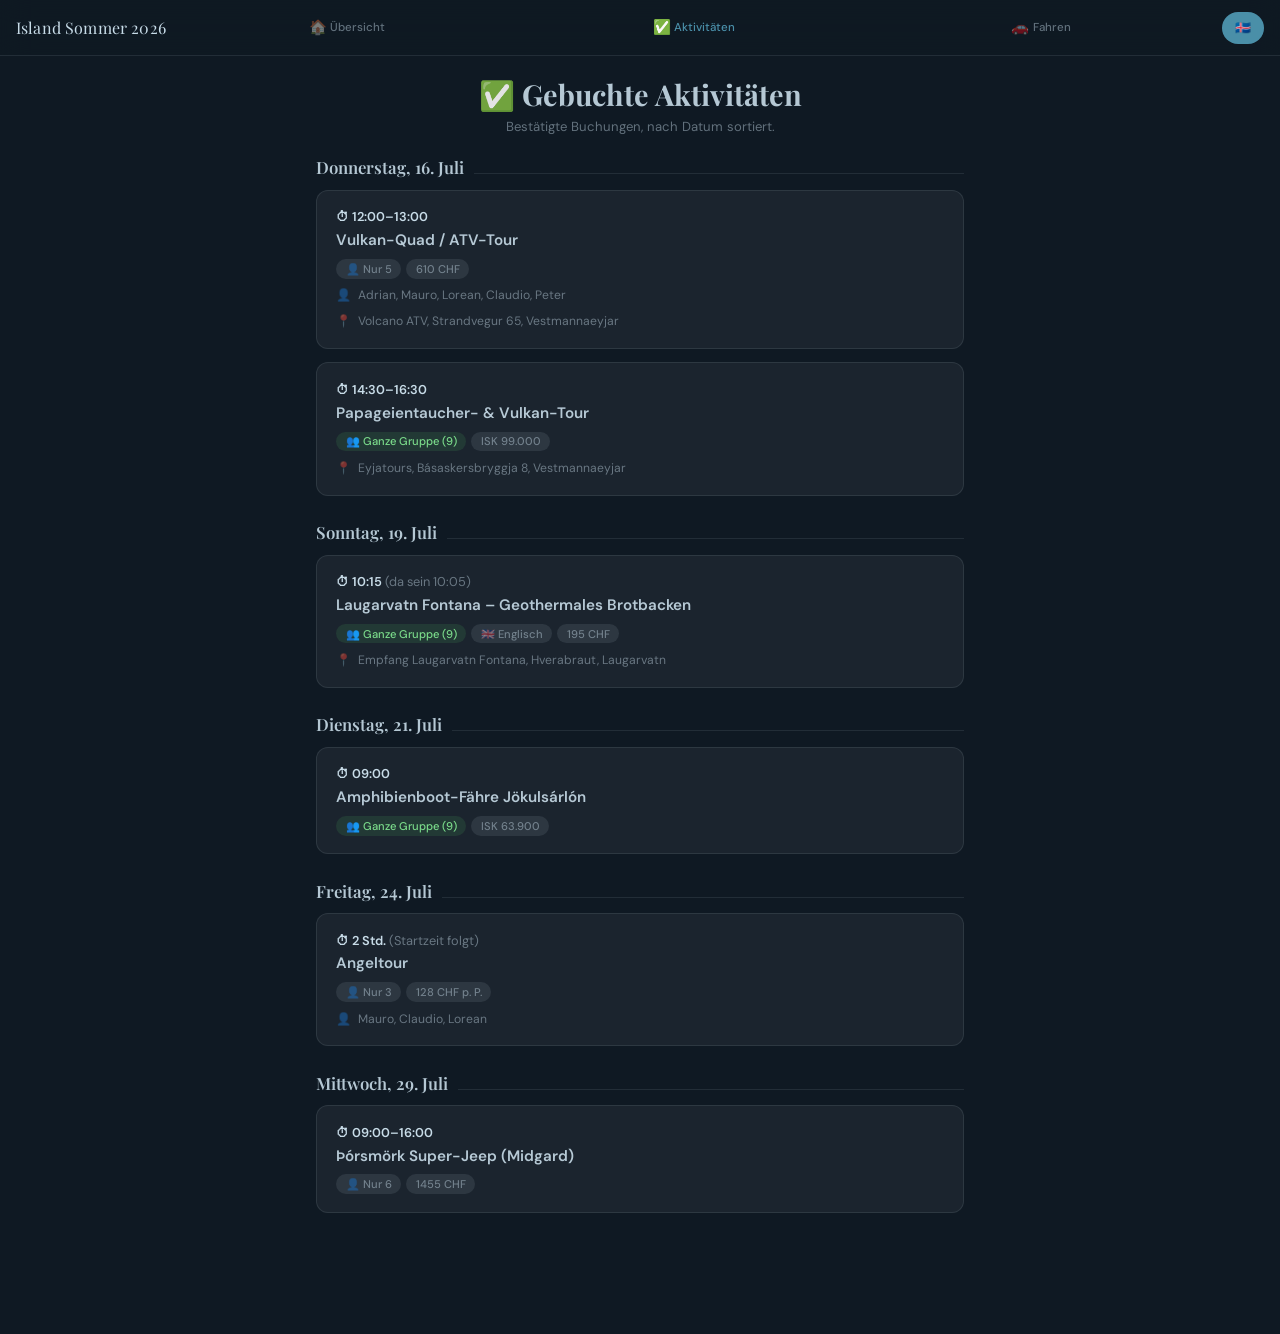
<file: aktivitaeten.html>
<!DOCTYPE html>
<html lang="de">
<head>
<meta charset="UTF-8">
<meta name="viewport" content="width=device-width, initial-scale=1.0">
<title>✅ Aktivitäten – Island 2026</title>
<link rel="stylesheet" href="style.css">
<style>
  /* Confirmed booking card */
  .activity-card {
    background: var(--card); border: 1px solid var(--border);
    border-radius: var(--radius); padding: 1.1rem 1.2rem;
    margin-bottom: .85rem;
  }
  .date-head {
    display:flex; align-items:baseline; gap:.6rem; margin:1.6rem 0 .7rem;
  }
  .date-head:first-of-type { margin-top:.4rem; }
  .date-head .day {
    font-family:'Playfair Display',serif; font-size:1.05rem; font-weight:600;
  }
  .date-head .line { flex:1; height:1px; background:var(--border); }
  .booking-time { font-size:.8rem; color:var(--ice); font-weight:600; margin-bottom:.3rem; }
  .booking-time .soft { color:var(--muted); font-weight:400; }
  .booking-name { font-weight:600; font-size:.95rem; margin-bottom:.55rem; }
  .booking-meet {
    display:flex; gap:.4rem; align-items:flex-start; margin-top:.55rem;
    font-size:.76rem; color:var(--muted); line-height:1.4;
  }
</style>
</head>
<body>

<header class="topbar">
  <a class="topbar-logo" href="index.html">Island Sommer 2026</a>
  <nav class="topbar-nav" id="nav-container"></nav>
  <span class="topbar-badge" id="user-badge">🇮🇸</span>
</header>

<main style="max-width:680px;margin:0 auto;padding:1rem 1rem 1rem;padding-bottom:calc(var(--nav-h) + 1.5rem + env(safe-area-inset-bottom))">

  <div style="text-align:center;margin:.4rem 0 1.2rem">
    <h2 style="font-family:'Playfair Display',serif">✅ Gebuchte Aktivitäten</h2>
    <p style="font-size:.82rem;color:var(--muted);margin-top:.3rem">Bestätigte Buchungen, nach Datum sortiert.</p>
  </div>

  <div id="bookings-container"></div>

</main>

<script src="config.js"></script>
<script src="db.js"></script>
<script>
document.getElementById('nav-container').innerHTML = navHTML('aktivitaeten');

// Confirmed bookings only, in strict date order.
const BOOKINGS = [
  { date:'Donnerstag, 16. Juli', name:'Vulkan-Quad / ATV-Tour', time:'12:00–13:00',
    group:false, who:'👤 Nur 5', people:'Adrian, Mauro, Lorean, Claudio, Peter', lang:false, price:'610 CHF',
    meet:'Volcano ATV, Strandvegur 65, Vestmannaeyjar' },

  { date:'Donnerstag, 16. Juli', name:'Papageientaucher- & Vulkan-Tour', time:'14:30–16:30',
    group:true, who:'👥 Ganze Gruppe (9)', lang:false, price:'ISK 99.000',
    meet:'Eyjatours, Básaskersbryggja 8, Vestmannaeyjar' },

  { date:'Sonntag, 19. Juli', name:'Laugarvatn Fontana – Geothermales Brotbacken', time:'10:15', note:'da sein 10:05',
    group:true, who:'👥 Ganze Gruppe (9)', lang:true, price:'195 CHF',
    meet:'Empfang Laugarvatn Fontana, Hverabraut, Laugarvatn' },

  { date:'Dienstag, 21. Juli', name:'Amphibienboot-Fähre Jökulsárlón', time:'09:00',
    group:true, who:'👥 Ganze Gruppe (9)', lang:false, price:'ISK 63.900',
    meet:null },

  { date:'Freitag, 24. Juli', name:'Angeltour', time:'2 Std.', note:'Startzeit folgt',
    group:false, who:'👤 Nur 3', people:'Mauro, Claudio, Lorean', lang:false, price:'128 CHF p. P.',
    meet:null },

  { date:'Mittwoch, 29. Juli', name:'Þórsmörk Super-Jeep (Midgard)', time:'09:00–16:00',
    group:false, who:'👤 Nur 6', lang:false, price:'1455 CHF',
    meet:null },
];

const container = document.getElementById('bookings-container');
let lastDate = null;
BOOKINGS.forEach(b => {
  if (b.date !== lastDate) {
    const head = document.createElement('div');
    head.className = 'date-head';
    head.innerHTML = `<span class="day">${b.date}</span><span class="line"></span>`;
    container.appendChild(head);
    lastDate = b.date;
  }
  const whoClass = b.group ? 'tag-green' : 'tag-gray';
  const card = document.createElement('div');
  card.className = 'activity-card';
  card.innerHTML = `
    <div class="booking-time">⏱ ${b.time}${b.note ? ` <span class="soft">(${b.note})</span>` : ''}</div>
    <div class="booking-name">${b.name}</div>
    <div style="display:flex;flex-wrap:wrap;gap:.3rem">
      <span class="tag ${whoClass}">${b.who}</span>
      ${b.lang ? '<span class="tag tag-gray">🇬🇧 Englisch</span>' : ''}
      ${b.price ? `<span class="tag tag-gray">${b.price}</span>` : ''}
    </div>
    ${b.people ? `<div class="booking-meet"><span>👤</span><span>${b.people}</span></div>` : ''}
    ${b.meet ? `<div class="booking-meet"><span>📍</span><span>${b.meet}</span></div>` : ''}`;
  container.appendChild(card);
});
</script>
</body>
</html>
</file>
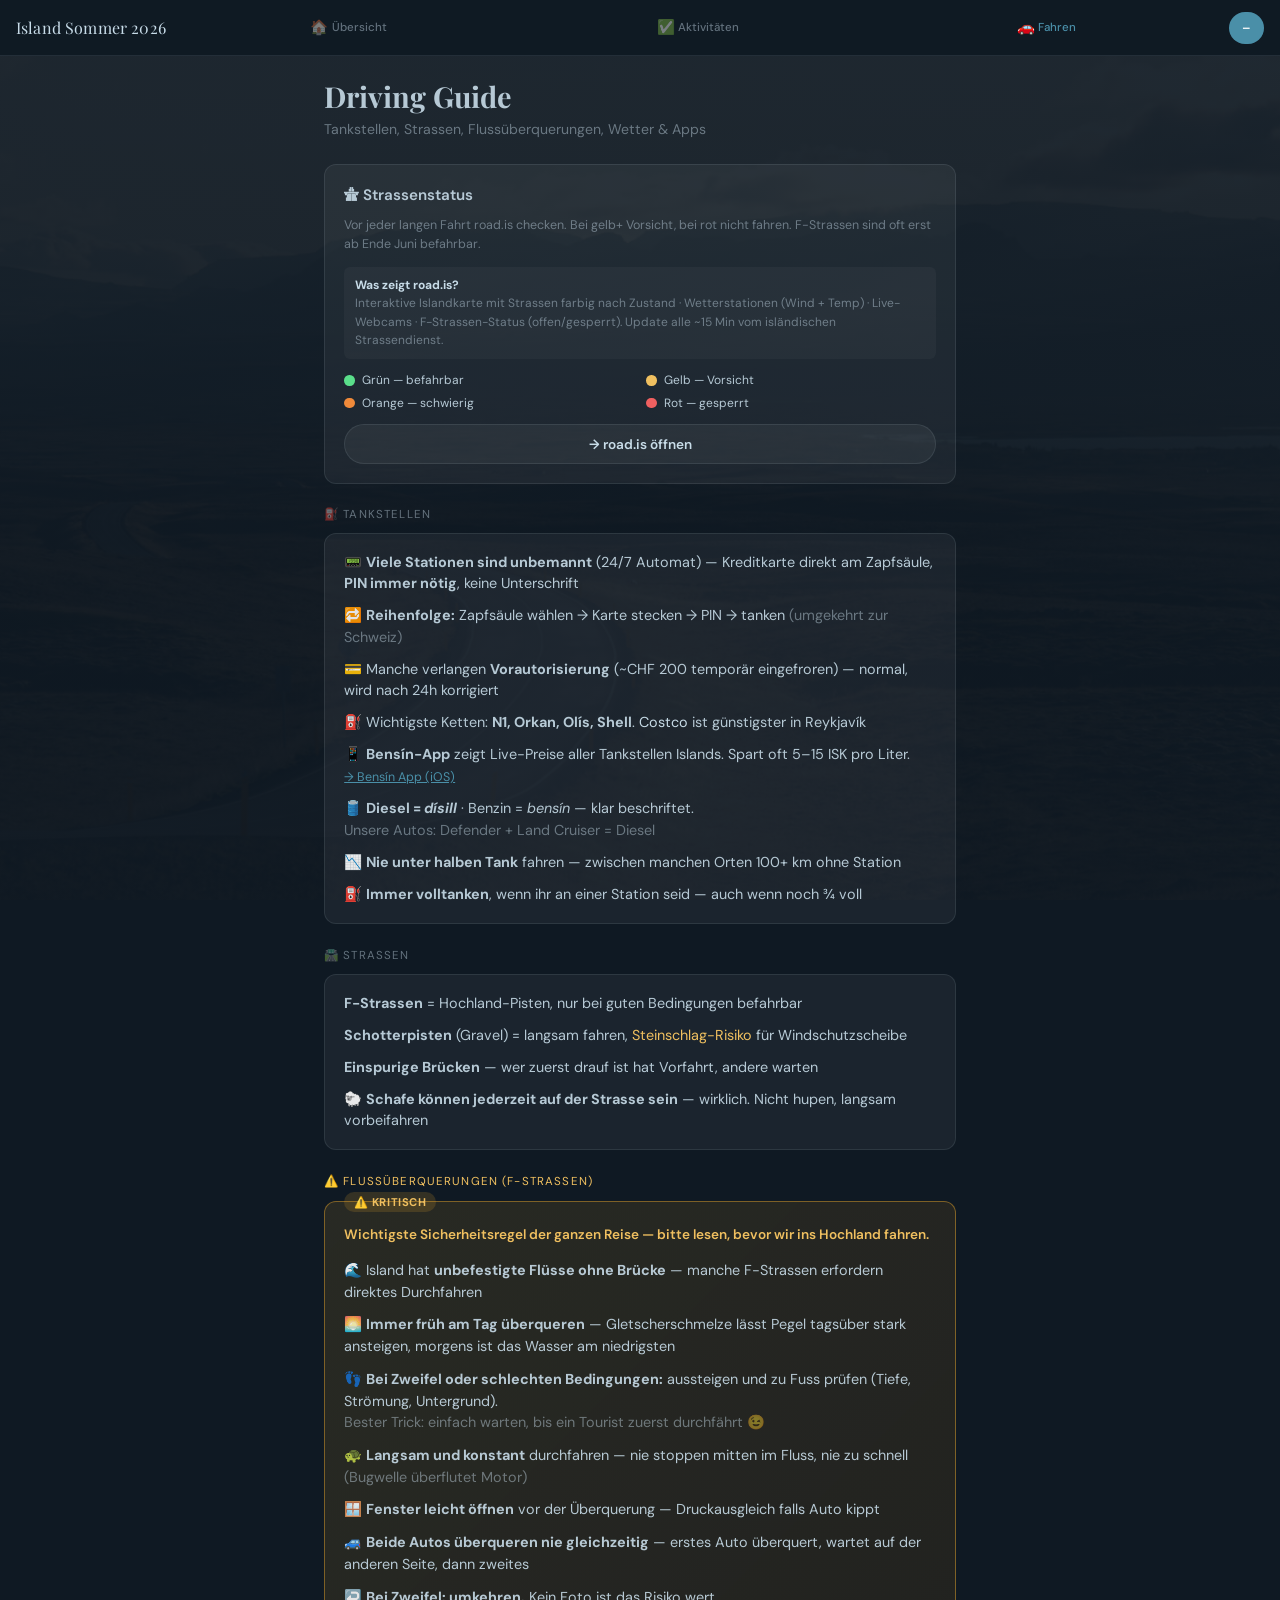
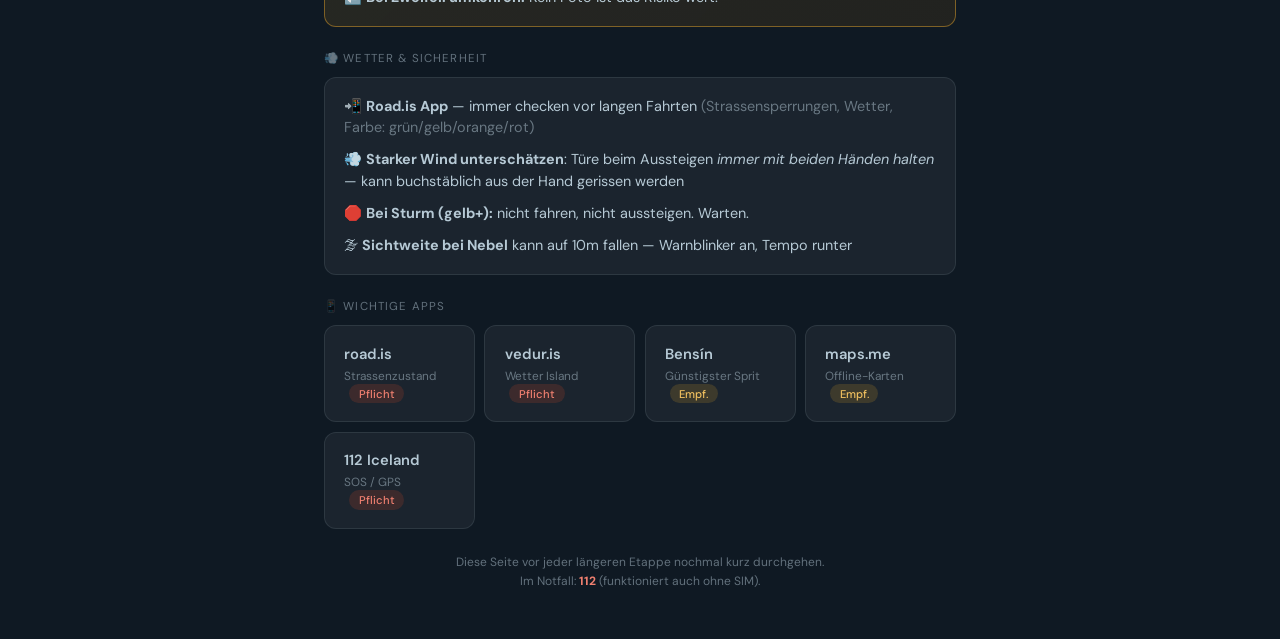
<file: fahren.html>
<!DOCTYPE html>
<html lang="de">
<head>
<meta charset="UTF-8">
<meta name="viewport" content="width=device-width, initial-scale=1.0">
<title>🚗 Fahren – Island 2026</title>
<link rel="stylesheet" href="style.css">
</head>
<body class="page-fahren">

<header class="topbar">
  <a class="topbar-logo" href="index.html">Island Sommer 2026</a>
  <nav class="topbar-nav" id="nav-container"></nav>
  <span class="topbar-badge" id="user-badge">–</span>
</header>

<main class="page fade-up">

  <div class="page-header">
    <h2>Driving Guide</h2>
    <p>Tankstellen, Strassen, Flussüberquerungen, Wetter & Apps</p>
  </div>

  <!-- Road status (live + legend) -->
  <div class="card" id="road-card" style="padding:1.2rem;margin-bottom:1.4rem"></div>

  <!-- ⛽ Tankstellen -->
  <div class="section-label">⛽ Tankstellen</div>
  <div class="card">
    <ul style="list-style:none;display:flex;flex-direction:column;gap:.65rem;font-size:.9rem;line-height:1.5">
      <li>📟 <strong>Viele Stationen sind unbemannt</strong> (24/7 Automat) — Kreditkarte direkt am Zapfsäule, <strong>PIN immer nötig</strong>, keine Unterschrift</li>
      <li>🔁 <strong>Reihenfolge:</strong> Zapfsäule wählen → Karte stecken → PIN → tanken <span style="color:var(--muted)">(umgekehrt zur Schweiz)</span></li>
      <li>💳 Manche verlangen <strong>Vorautorisierung</strong> (~CHF 200 temporär eingefroren) — normal, wird nach 24h korrigiert</li>
      <li>⛽ Wichtigste Ketten: <strong>N1, Orkan, Olís, Shell</strong>. <span style="color:var(--ice)">Costco</span> ist günstigster in Reykjavík</li>
      <li>📱 <strong>Bensín-App</strong> zeigt Live-Preise aller Tankstellen Islands. Spart oft 5–15 ISK pro Liter.<br><a href="https://apps.apple.com/ua/app/bensin/id1495596809" target="_blank" rel="noopener" style="color:var(--glacier);font-size:.78rem">→ Bensín App (iOS)</a></li>
      <li>🛢️ <strong>Diesel = <em>dísill</em></strong> · Benzin = <em>bensín</em> — klar beschriftet.<br><span style="color:var(--muted)">Unsere Autos: Defender + Land Cruiser = Diesel</span></li>
      <li>📉 <strong>Nie unter halben Tank</strong> fahren — zwischen manchen Orten 100+ km ohne Station</li>
      <li>⛽ <strong>Immer volltanken</strong>, wenn ihr an einer Station seid — auch wenn noch ¾ voll</li>
    </ul>
  </div>

  <!-- 🛣️ Strassen -->
  <div class="section-label" style="margin-top:1.5rem">🛣️ Strassen</div>
  <div class="card">
    <ul style="list-style:none;display:flex;flex-direction:column;gap:.65rem;font-size:.9rem;line-height:1.5">
      <li><strong>F-Strassen</strong> = Hochland-Pisten, nur bei guten Bedingungen befahrbar</li>
      <li><strong>Schotterpisten</strong> (Gravel) = langsam fahren, <span style="color:#f0c060">Steinschlag-Risiko</span> für Windschutzscheibe</li>
      <li><strong>Einspurige Brücken</strong> — wer zuerst drauf ist hat Vorfahrt, andere warten</li>
      <li>🐑 <strong>Schafe können jederzeit auf der Strasse sein</strong> — wirklich. Nicht hupen, langsam vorbeifahren</li>
    </ul>
  </div>

  <!-- 🌊 Flussüberquerungen — WARNING CARD -->
  <div class="section-label" style="margin-top:1.5rem;color:#f0c060">⚠️ Flussüberquerungen (F-Strassen)</div>
  <div class="card" style="background:linear-gradient(135deg,rgba(200,146,42,.14),rgba(120,80,20,.18));border:1.5px solid rgba(200,146,42,.55);position:relative;padding-top:1.4rem">
    <span class="tag tag-orange" style="position:absolute;top:-.6rem;left:1.2rem;font-weight:700;letter-spacing:.05em">⚠️ KRITISCH</span>
    <p style="font-size:.85rem;color:#f0c060;margin-bottom:.9rem;font-weight:600">Wichtigste Sicherheitsregel der ganzen Reise — bitte lesen, bevor wir ins Hochland fahren.</p>
    <ul style="list-style:none;display:flex;flex-direction:column;gap:.7rem;font-size:.9rem;line-height:1.5">
      <li>🌊 Island hat <strong>unbefestigte Flüsse ohne Brücke</strong> — manche F-Strassen erfordern direktes Durchfahren</li>
      <li>🌅 <strong>Immer früh am Tag überqueren</strong> — Gletscherschmelze lässt Pegel tagsüber stark ansteigen, morgens ist das Wasser am niedrigsten</li>
      <li>👣 <strong>Bei Zweifel oder schlechten Bedingungen:</strong> aussteigen und zu Fuss prüfen (Tiefe, Strömung, Untergrund).<br><span style="color:var(--muted)">Bester Trick: einfach warten, bis ein Tourist zuerst durchfährt 😉</span></li>
      <li>🐢 <strong>Langsam und konstant</strong> durchfahren — nie stoppen mitten im Fluss, nie zu schnell <span style="color:var(--muted)">(Bugwelle überflutet Motor)</span></li>
      <li>🪟 <strong>Fenster leicht öffnen</strong> vor der Überquerung — Druckausgleich falls Auto kippt</li>
      <li>🚙 <strong>Beide Autos überqueren nie gleichzeitig</strong> — erstes Auto überquert, wartet auf der anderen Seite, dann zweites</li>
      <li>↩️ <strong>Bei Zweifel: umkehren.</strong> Kein Foto ist das Risiko wert.</li>
    </ul>
  </div>

  <!-- 💨 Wetter & Sicherheit -->
  <div class="section-label" style="margin-top:1.5rem">💨 Wetter & Sicherheit</div>
  <div class="card">
    <ul style="list-style:none;display:flex;flex-direction:column;gap:.65rem;font-size:.9rem;line-height:1.5">
      <li>📲 <strong>Road.is App</strong> — immer checken vor langen Fahrten <span style="color:var(--muted)">(Strassensperrungen, Wetter, Farbe: grün/gelb/orange/rot)</span></li>
      <li>💨 <strong>Starker Wind unterschätzen</strong>: Türe beim Aussteigen <em>immer mit beiden Händen halten</em> — kann buchstäblich aus der Hand gerissen werden</li>
      <li>🛑 <strong>Bei Sturm (gelb+):</strong> nicht fahren, nicht aussteigen. Warten.</li>
      <li>🌫 <strong>Sichtweite bei Nebel</strong> kann auf 10m fallen — Warnblinker an, Tempo runter</li>
    </ul>
  </div>

  <!-- 📱 Apps -->
  <div class="section-label" style="margin-top:1.5rem">📱 Wichtige Apps</div>
  <div style="display:grid;grid-template-columns:repeat(auto-fit,minmax(140px,1fr));gap:.6rem">
    <a href="https://road.is/" target="_blank" rel="noopener" class="card" style="display:block;text-decoration:none;color:inherit;margin-bottom:0">
      <div style="font-weight:600;font-size:.92rem">road.is</div>
      <div style="font-size:.74rem;color:var(--muted);margin-top:.25rem">Strassenzustand <span class="tag tag-red" style="margin-left:.3rem">Pflicht</span></div>
    </a>
    <a href="https://en.vedur.is/" target="_blank" rel="noopener" class="card" style="display:block;text-decoration:none;color:inherit;margin-bottom:0">
      <div style="font-weight:600;font-size:.92rem">vedur.is</div>
      <div style="font-size:.74rem;color:var(--muted);margin-top:.25rem">Wetter Island <span class="tag tag-red" style="margin-left:.3rem">Pflicht</span></div>
    </a>
    <a href="https://apps.apple.com/ua/app/bensin/id1495596809" target="_blank" rel="noopener" class="card" style="display:block;text-decoration:none;color:inherit;margin-bottom:0">
      <div style="font-weight:600;font-size:.92rem">Bensín</div>
      <div style="font-size:.74rem;color:var(--muted);margin-top:.25rem">Günstigster Sprit <span class="tag tag-orange" style="margin-left:.3rem">Empf.</span></div>
    </a>
    <a href="https://maps.me/" target="_blank" rel="noopener" class="card" style="display:block;text-decoration:none;color:inherit;margin-bottom:0">
      <div style="font-weight:600;font-size:.92rem">maps.me</div>
      <div style="font-size:.74rem;color:var(--muted);margin-top:.25rem">Offline-Karten <span class="tag tag-orange" style="margin-left:.3rem">Empf.</span></div>
    </a>
    <a href="https://www.safetravel.is/112-iceland-app" target="_blank" rel="noopener" class="card" style="display:block;text-decoration:none;color:inherit;margin-bottom:0">
      <div style="font-weight:600;font-size:.92rem">112 Iceland</div>
      <div style="font-size:.74rem;color:var(--muted);margin-top:.25rem">SOS / GPS <span class="tag tag-red" style="margin-left:.3rem">Pflicht</span></div>
    </a>
  </div>

  <div style="text-align:center;font-size:.75rem;color:var(--muted);margin-top:1.5rem;padding:0 .5rem;line-height:1.6">
    Diese Seite vor jeder längeren Etappe nochmal kurz durchgehen.<br>
    Im Notfall: <strong style="color:#f08070">112</strong> (funktioniert auch ohne SIM).
  </div>

</main>

<div class="toast" id="toast"></div>

<script src="config.js"></script>
<script src="db.js"></script>
<script>
document.getElementById('nav-container').innerHTML = navHTML('fahren');
document.getElementById('road-card').innerHTML = roadCardHTML('full');
tryLiveRoadStatus();
</script>
</body>
</html>
</file>
<file: style.css>
@import url('https://fonts.googleapis.com/css2?family=Playfair+Display:ital,wght@0,400;0,700;1,400&family=DM+Sans:opsz,wght@9..40,300;9..40,400;9..40,500;9..40,600&display=swap');

:root {
  --ink:      #0f1923;
  --deep:     #1a3a4a;
  --surface:  #162535;
  --card:     rgba(255,255,255,.05);
  --border:   rgba(200,220,232,.1);
  --ice:      #c8dce8;
  --glacier:  #4a8fa8;
  --glacier2: #3a7a94;
  --gold:     #c8922a;
  --moss:     #3a7a4a;
  --lava:     #c0442a;
  --sand:     #f4f0e8;
  --white:    #ffffff;
  --text:     rgba(200,220,232,.9);
  --muted:    rgba(200,220,232,.45);
  --radius:   12px;
  --radius-lg:18px;
  --nav-h:    60px;
  --shadow:   0 4px 24px rgba(15,25,35,.25);
}

*, *::before, *::after { box-sizing: border-box; margin: 0; padding: 0; }

html {
  font-size: 16px;
  -webkit-text-size-adjust: 100%;
  scroll-behavior: smooth;
}

body {
  font-family: 'DM Sans', sans-serif;
  background: var(--ink);
  color: var(--text);
  min-height: 100vh;
  padding-bottom: calc(env(safe-area-inset-bottom) + 1.5rem);
  overflow-x: hidden;
  -webkit-tap-highlight-color: rgba(74,143,168,.25);
}

/* Map must not capture vertical page scroll on mobile */
#trip-map { touch-action: pan-y; }

/* Minimum touch target for interactive elements */
.topbar-nav .nav-item { min-height: 34px; }
.topbar-badge { min-height: 32px; padding: .35rem .85rem; display: inline-flex; align-items: center; }

/* ── TYPOGRAPHY ── */
h1,h2,h3 { font-family: 'Playfair Display', serif; line-height: 1.15; }
h1 { font-size: clamp(1.8rem,5vw,2.6rem); }
h2 { font-size: clamp(1.3rem,4vw,1.8rem); }
h3 { font-size: 1.1rem; }
p  { line-height: 1.6; }

/* ── TOP BAR ── */
.topbar {
  position: sticky; top: 0; z-index: 100;
  background: rgba(15,25,35,.92);
  backdrop-filter: blur(16px);
  border-bottom: 1px solid var(--border);
  display: flex; align-items: center;
  padding: .75rem 1.25rem;
  gap: .75rem;
  height: 56px;
}
.topbar-title { font-family:'Playfair Display',serif; font-size:1.05rem; flex:1; }
.topbar-badge {
  background: var(--glacier); color: #fff;
  border-radius: 99px; padding: .25rem .8rem;
  font-size: .78rem; font-weight: 600;
  white-space: nowrap;
}

/* ── NAV INSIDE TOPBAR ── */
.topbar { gap: .5rem; padding: .5rem 1rem; }
.topbar-logo {
  font-family: 'Playfair Display', serif;
  font-size: 1rem;
  color: var(--ice);
  text-decoration: none;
  white-space: nowrap;
  flex-shrink: 0;
  letter-spacing: .01em;
}
.topbar-nav {
  flex: 1;
  display: flex;
  justify-content: center;
  gap: 0;
  min-width: 0;
  overflow: hidden;
}
.topbar-nav .nav-item {
  display: flex; flex-direction: row;
  align-items: center; gap: .2rem;
  padding: .1rem .55rem;
  font-size: .72rem; font-weight: 500;
  color: var(--muted); text-decoration: none;
  border-radius: 4px;
  transition: color .15s;
  white-space: nowrap;
}
.topbar-nav .nav-item:hover { color: var(--ice); }
.topbar-nav .nav-item.active { color: var(--glacier); }
.topbar-nav .nav-icon { font-size: .9rem; line-height: 1; }

@media (max-width: 600px) {
  .topbar { padding: .35rem .65rem; gap: .25rem; height: auto; min-height: 62px; align-items: center; }
  .topbar-logo { display: none; }
  .topbar-nav { gap: .05rem; }
  .topbar-nav .nav-item {
    flex-direction: column;
    align-items: center;
    gap: .1rem;
    padding: .2rem .3rem;
    font-size: .58rem;
    line-height: 1.1;
    min-height: 40px;
  }
  .topbar-nav .nav-label { display: inline; }
  .topbar-nav .nav-icon { font-size: 1.05rem; }
}

/* legacy classes — kept hidden in case anything still references them */
.top-nav-wrap, .bottom-nav { display: none; }
.nav-item {
  flex: 1; display: flex; flex-direction: column;
  align-items: center; justify-content: center;
  gap: .18rem; cursor: pointer;
  text-decoration: none; color: var(--muted);
  font-size: .65rem; font-weight: 500;
  transition: color .18s;
  padding: .2rem;
}
.nav-item.active { color: var(--glacier); }
.nav-icon { font-size: 1.25rem; line-height: 1; }
.nav-badge {
  position: absolute; top: 4px; right: calc(50% - 14px);
  background: var(--lava); color: #fff;
  border-radius: 99px; font-size: .6rem; font-weight: 700;
  padding: .1rem .38rem; min-width: 16px; text-align: center;
}

/* ── PAGE WRAPPER ── */
.page { max-width: 680px; margin: 0 auto; padding: 1.25rem 1rem; }
.page-header { margin-bottom: 1.5rem; }
.page-header p { color: var(--muted); font-size: .88rem; margin-top: .3rem; }

/* ── HERO (full-bleed background) ── */
.hero {
  background-image: linear-gradient(rgba(15,25,35,.78), rgba(15,25,35,.88)), url('images/hero-ocean.jpeg');
  background-size: cover;
  background-position: center;
  background-attachment: fixed;
  padding: 1.75rem 1rem 1.5rem;
  border-bottom: 1px solid var(--border);
}
.hero-inner { max-width: 680px; margin: 0 auto; }
@media (max-width: 768px) {
  .hero { background-attachment: scroll; padding: 1.5rem 1rem 1.25rem; }
}

/* Phase-band with image background — text shadow for legibility */
.phase-band.has-image h3,
.phase-band.has-image p { text-shadow: 0 1px 3px rgba(0,0,0,.7); }
.phase-band.has-image {
  background-size: cover; background-position: center;
  min-height: 96px; padding: 1.2rem 1.2rem;
}

/* Phase-band with video background */
.phase-band.has-video {
  position: relative; overflow: hidden;
  padding: 0; min-height: 130px;
}
.phase-band.has-video video {
  position: absolute; inset: 0;
  width: 100%; height: 100%;
  object-fit: cover; z-index: 0;
}
.phase-band.has-video .phase-band-content {
  position: relative; z-index: 1;
  background: linear-gradient(rgba(15,25,35,.55), rgba(15,25,35,.85));
  padding: 1.2rem 1.2rem; min-height: 130px;
  text-shadow: 0 1px 4px rgba(0,0,0,.7);
}

/* Fahren page atmospheric background */
body.page-fahren {
  background-image: linear-gradient(rgba(15,25,35,.93), rgba(15,25,35,.96)), url('images/fahren-road.jpeg');
  background-size: cover;
  background-position: center;
  background-attachment: fixed;
}
@media (max-width: 768px) {
  body.page-fahren { background-attachment: scroll; }
}

/* ── CARDS ── */
.card {
  background: var(--card);
  border: 1px solid var(--border);
  border-radius: var(--radius);
  padding: 1.1rem 1.2rem;
  margin-bottom: .85rem;
}
.card-title { font-weight: 600; font-size: .92rem; margin-bottom: .3rem; }
.card-sub   { font-size: .8rem; color: var(--muted); }

/* ── PHASE BAND ── */
.phase-band {
  border-radius: var(--radius); padding: 1rem 1.2rem;
  margin-bottom: .75rem; border-left: 3px solid;
}
.phase-band h3 { font-size: 1rem; margin-bottom: .15rem; }
.phase-band p  { font-size: .78rem; opacity: .75; }

/* ── STATS ROW ── */
.stats-row { display: grid; grid-template-columns: repeat(3,1fr); gap: .6rem; margin-bottom: 1rem; }
.stat-card {
  background: var(--card); border: 1px solid var(--border);
  border-radius: var(--radius); padding: .85rem .7rem;
  text-align: center;
}
.stat-val { font-size: 1.4rem; font-weight: 700; color: var(--ice); line-height: 1.1; }
.stat-lbl { font-size: .68rem; color: var(--muted); margin-top: .2rem; }

/* ── FORMS ── */
.form-group { margin-bottom: .9rem; }
label { font-size: .8rem; color: var(--muted); display: block; margin-bottom: .35rem; font-weight: 500; letter-spacing: .03em; text-transform: uppercase; }
input, select, textarea {
  width: 100%; background: rgba(255,255,255,.06);
  border: 1px solid var(--border); border-radius: 8px;
  color: var(--white); font-family: 'DM Sans', sans-serif;
  font-size: .92rem; padding: .7rem .9rem;
  transition: border-color .18s; outline: none;
  -webkit-appearance: none;
}
input:focus, select:focus, textarea:focus { border-color: var(--glacier); background: rgba(74,143,168,.08); }
select option { background: var(--deep); color: var(--white); }

/* ── PERSON CHIPS ── */
.chips { display: flex; flex-wrap: wrap; gap: .4rem; }
.chip {
  background: var(--card); border: 1.5px solid var(--border);
  border-radius: 99px; padding: .3rem .85rem;
  font-size: .8rem; cursor: pointer; transition: all .15s;
  user-select: none;
}
.chip.selected { background: var(--glacier); border-color: var(--glacier); color: #fff; font-weight: 600; }
.chip.disabled { opacity: .35; pointer-events: none; }

/* ── BUTTONS ── */
.btn {
  display: inline-flex; align-items: center; justify-content: center;
  gap: .4rem; border: none; border-radius: 99px;
  font-family: 'DM Sans', sans-serif; font-weight: 600;
  cursor: pointer; transition: all .18s; text-decoration: none;
}
.btn-primary {
  background: var(--glacier); color: #fff;
  padding: .8rem 1.8rem; font-size: .95rem;
  box-shadow: 0 4px 20px rgba(74,143,168,.3); width: 100%;
}
.btn-primary:hover { transform: translateY(-1px); box-shadow: 0 6px 28px rgba(74,143,168,.4); }
.btn-secondary {
  background: var(--card); border: 1px solid var(--border);
  color: var(--ice); padding: .65rem 1.4rem; font-size: .88rem;
}
.btn-danger  { background: rgba(192,68,42,.2); border: 1px solid rgba(192,68,42,.3); color: #f08070; padding: .5rem 1rem; font-size: .8rem; }
.btn:disabled { opacity: .4; pointer-events: none; }
.btn-sm { padding: .4rem .9rem; font-size: .78rem; }

/* ── TAGS ── */
.tag {
  display: inline-block; border-radius: 99px;
  font-size: .7rem; font-weight: 500; padding: .18rem .6rem;
}
.tag-blue   { background:rgba(74,143,168,.2); color:#7ac8e8; }
.tag-green  { background:rgba(58,122,74,.25); color:#7ada8a; }
.tag-orange { background:rgba(200,146,42,.2); color:#f0c060; }
.tag-red    { background:rgba(192,68,42,.2);  color:#f08070; }
.tag-purple { background:rgba(120,74,150,.2); color:#d09ae0; }
.tag-gray   { background:rgba(200,220,232,.1);color:var(--muted); }

/* ── DIVIDER ── */
.divider { height:1px; background:var(--border); margin:1.2rem 0; }
.section-label { font-size:.72rem; text-transform:uppercase; letter-spacing:.1em; color:var(--muted); margin-bottom:.7rem; }

/* ── BALANCE ── */
.balance-positive { color: #5ade8a; }
.balance-negative { color: #f08070; }
.balance-zero     { color: var(--muted); }

/* ── EMPTY STATE ── */
.empty {
  text-align:center; padding:3rem 1rem;
  color: var(--muted); font-size: .9rem;
}
.empty-icon { font-size:2.5rem; display:block; margin-bottom:.75rem; }

/* ── TOAST ── */
.toast {
  position: fixed; bottom: calc(var(--nav-h) + 1rem); left: 50%;
  transform: translateX(-50%) translateY(20px);
  background: #1e3a2a; border: 1px solid #3a8a4a;
  color: #7ada8a; border-radius: 99px;
  padding: .6rem 1.4rem; font-size: .85rem; font-weight: 500;
  z-index: 9999; opacity: 0; transition: all .3s; pointer-events: none;
  white-space: nowrap;
}
.toast.show { opacity: 1; transform: translateX(-50%) translateY(0); }

/* ── LOADING ── */
.loading { text-align:center; padding:2rem; color:var(--muted); font-size:.85rem; }
.spin { display:inline-block; animation:spin 1s linear infinite; }
@keyframes spin { to { transform:rotate(360deg); } }

/* ── ANIMATIONS ── */
@keyframes fadeUp { from{opacity:0;transform:translateY(10px)} to{opacity:1;transform:translateY(0)} }
.fade-up { animation:fadeUp .3s ease forwards; }

/* ── NAME PICKER MODAL ── */
#name-picker-modal {
  position: fixed; inset: 0; z-index: 9000;
  display: flex; align-items: flex-end; justify-content: center;
}
.picker-backdrop {
  position: absolute; inset: 0;
  background: rgba(15,25,35,.7);
  backdrop-filter: blur(6px);
  animation: fadeUp .2s ease forwards;
}
.picker-sheet {
  position: relative; z-index: 1;
  width: 100%; max-width: 480px;
  background: var(--surface);
  border: 1px solid var(--border);
  border-radius: 18px 18px 0 0;
  padding: 1.4rem 1.2rem calc(1.4rem + env(safe-area-inset-bottom));
  box-shadow: 0 -8px 40px rgba(0,0,0,.5);
  animation: sheetUp .25s ease forwards;
}
@keyframes sheetUp { from{transform:translateY(100%)} to{transform:translateY(0)} }
.topbar-badge { cursor: pointer; transition: background .15s; }
.topbar-badge:hover { background: var(--glacier2); }

/* ── SCROLLBAR ── */
::-webkit-scrollbar { width:4px; height:4px; }
::-webkit-scrollbar-track { background:transparent; }
::-webkit-scrollbar-thumb { background:rgba(200,220,232,.15); border-radius:2px; }

/* ── RESPONSIVE ── */
@media(min-width:600px) {
  .stats-row { grid-template-columns:repeat(4,1fr); }
  .page { padding:1.5rem 1.5rem; }
}
</file>
